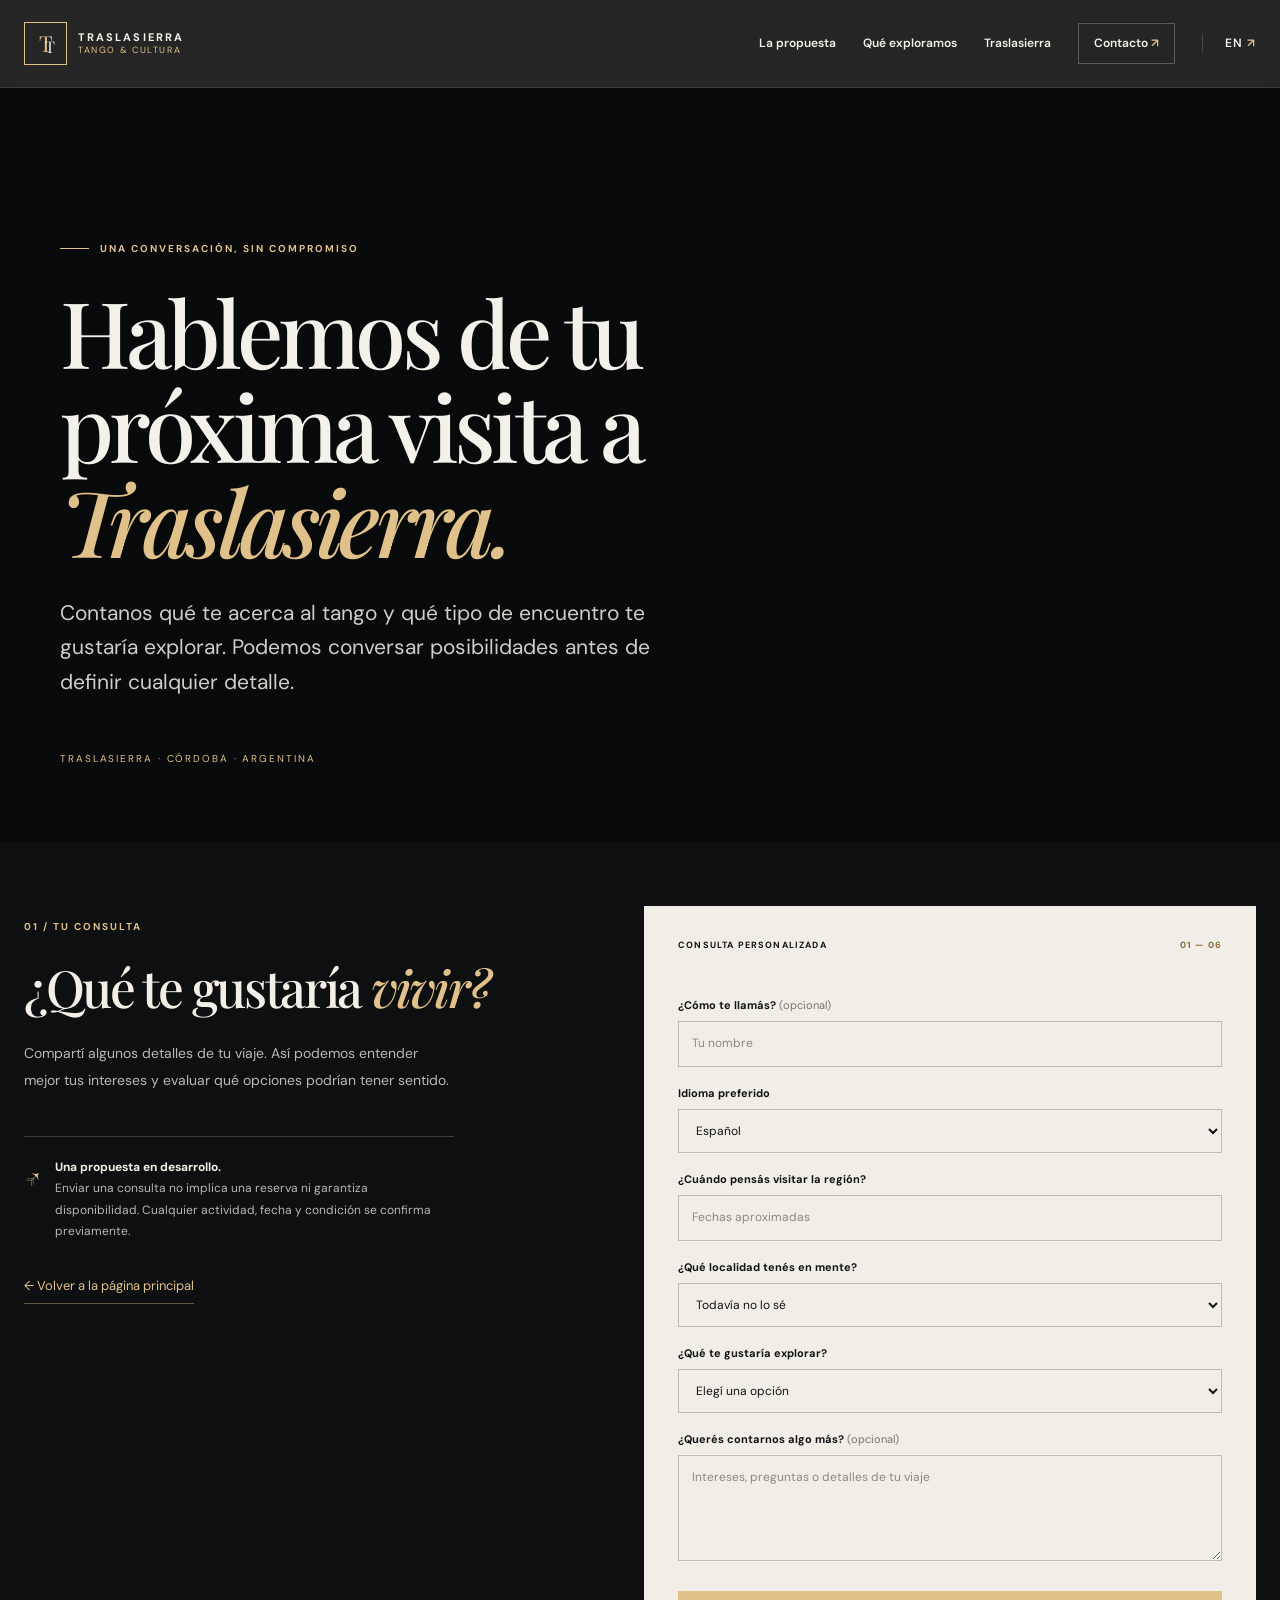
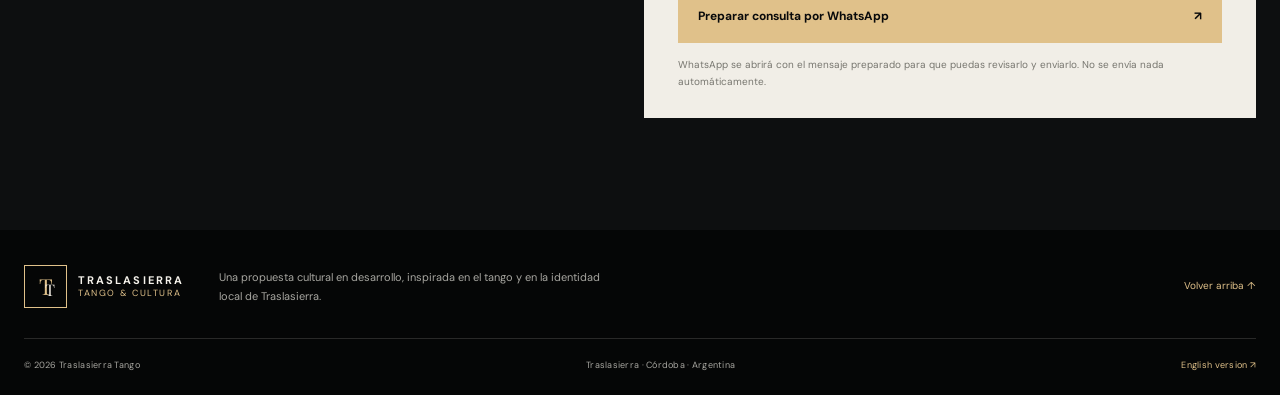
<file: contacto/index.html>
<!doctype html>
<html lang="es">
<head>
  <meta charset="utf-8">
  <meta name="viewport" content="width=device-width, initial-scale=1">
  <meta name="theme-color" content="#090a0b">
  <meta name="description" content="Contactá a Traslasierra Tango para conversar sobre una posible experiencia cultural vinculada al tango en Traslasierra, Córdoba.">
  <meta property="og:title" content="Contacto — Traslasierra Tango">
  <meta property="og:description" content="Contanos qué te interesa explorar durante tu visita a Traslasierra.">
  <meta property="og:type" content="website">
  <title>Contacto — Traslasierra Tango</title>
  <link rel="alternate" hreflang="es" href="https://marcorubino-dev.github.io/traslasierra-tango/contacto/">
  <link rel="alternate" hreflang="en" href="../en/contact/">
  <link rel="stylesheet" href="../assets/css/styles.css">
  <script src="../assets/js/config.js" defer></script>
  <script src="../assets/js/main.js" defer></script>
</head>
<body>
  <a class="skip-link" href="#contenido">Saltar al contenido</a>
  <header class="site-header">
    <div class="container nav-wrap">
      <a class="brand" href="../" aria-label="Traslasierra Tango, inicio">
        <span class="brand-mark" aria-hidden="true">T<span>T</span></span>
        <span class="brand-copy"><strong>TRASLASIERRA</strong><small>TANGO & CULTURA</small></span>
      </a>
      <button class="menu-toggle" type="button" aria-expanded="false" aria-controls="main-nav"><span class="sr-only">Abrir menú</span><span></span><span></span></button>
      <nav class="main-nav" id="main-nav" aria-label="Navegación principal">
        <a href="../#propuesta">La propuesta</a>
        <a href="../#experiencias">Qué exploramos</a>
        <a href="../#region">Traslasierra</a>
        <a class="nav-cta" href="./" aria-current="page">Contacto <span aria-hidden="true">↗</span></a>
        <a class="language-link" href="../en/contact/" lang="en" hreflang="en" aria-label="Read in English">EN <span aria-hidden="true">↗</span></a>
      </nav>
    </div>
  </header>
  <main id="contenido">
    <section class="contact-page-hero">
      <div class="container contact-page-hero-inner">
        <p class="eyebrow"><span class="eyebrow-line"></span> UNA CONVERSACIÓN, SIN COMPROMISO</p>
        <h1>Hablemos de tu próxima visita a <em>Traslasierra.</em></h1>
        <p>Contanos qué te acerca al tango y qué tipo de encuentro te gustaría explorar. Podemos conversar posibilidades antes de definir cualquier detalle.</p>
        <span class="contact-page-location">TRASLASIERRA · CÓRDOBA · ARGENTINA</span>
      </div>
    </section>
    <section class="contact section-pad contact-page-section" id="contacto">
      <div class="container contact-grid">
        <div class="contact-copy">
          <p class="eyebrow section-kicker">01 / TU CONSULTA</p>
          <h2>¿Qué te gustaría <em>vivir?</em></h2>
          <p>Compartí algunos detalles de tu viaje. Así podemos entender mejor tus intereses y evaluar qué opciones podrían tener sentido.</p>
          <div class="contact-aside"><span class="contact-aside-mark" aria-hidden="true">↗</span><p><strong>Una propuesta en desarrollo.</strong><br>Enviar una consulta no implica una reserva ni garantiza disponibilidad. Cualquier actividad, fecha y condición se confirma previamente.</p></div>
          <a class="contact-back-link" href="../">← Volver a la página principal</a>
        </div>
        <form class="contact-form" id="inquiry-form">
          <div class="form-heading"><span>CONSULTA PERSONALIZADA</span><span class="form-step">01 — 06</span></div>
          <label for="name">¿Cómo te llamás? <span>(opcional)</span></label>
          <input id="name" name="name" autocomplete="name" placeholder="Tu nombre">
          <label for="language">Idioma preferido</label>
          <select id="language" name="language" required><option value="Español">Español</option><option value="English">English</option></select>
          <label for="dates">¿Cuándo pensás visitar la región?</label>
          <input id="dates" name="dates" placeholder="Fechas aproximadas">
          <label for="location">¿Qué localidad tenés en mente?</label>
          <select id="location" name="location"><option value="Por definir">Todavía no lo sé</option><option>Villa Dolores</option><option>Villa de Las Rosas</option><option>Nono</option><option>Mina Clavero</option><option>Otra localidad</option></select>
          <label for="interest">¿Qué te gustaría explorar?</label>
          <select id="interest" name="interest" required><option value="" disabled selected>Elegí una opción</option><option>Milongas y tango social</option><option>Música e historia del tango</option><option>Un encuentro cultural privado</option><option>Tango y paisaje</option><option>Todavía estoy explorando</option></select>
          <label for="message">¿Querés contarnos algo más? <span>(opcional)</span></label>
          <textarea id="message" name="message" rows="4" placeholder="Intereses, preguntas o detalles de tu viaje"></textarea>
          <button class="button button-primary form-submit" type="submit">Preparar consulta por WhatsApp <span aria-hidden="true">↗</span></button>
          <p class="form-note" id="form-status" role="status">WhatsApp se abrirá con el mensaje preparado para que puedas revisarlo y enviarlo. No se envía nada automáticamente.</p>
        </form>
      </div>
    </section>
  </main>
  <footer class="site-footer">
    <div class="container footer-main">
      <a class="brand footer-brand" href="../"><span class="brand-mark" aria-hidden="true">T<span>T</span></span><span class="brand-copy"><strong>TRASLASIERRA</strong><small>TANGO & CULTURA</small></span></a>
      <p>Una propuesta cultural en desarrollo, inspirada en el tango y en la identidad local de Traslasierra.</p>
      <a class="footer-top" href="#contenido">Volver arriba ↑</a>
    </div>
    <div class="container footer-bottom"><span>© <span data-current-year></span> Traslasierra Tango</span><span>Traslasierra · Córdoba · Argentina</span><a href="../en/contact/" lang="en" hreflang="en">English version ↗</a></div>
  </footer>
</body>
</html>
</file>
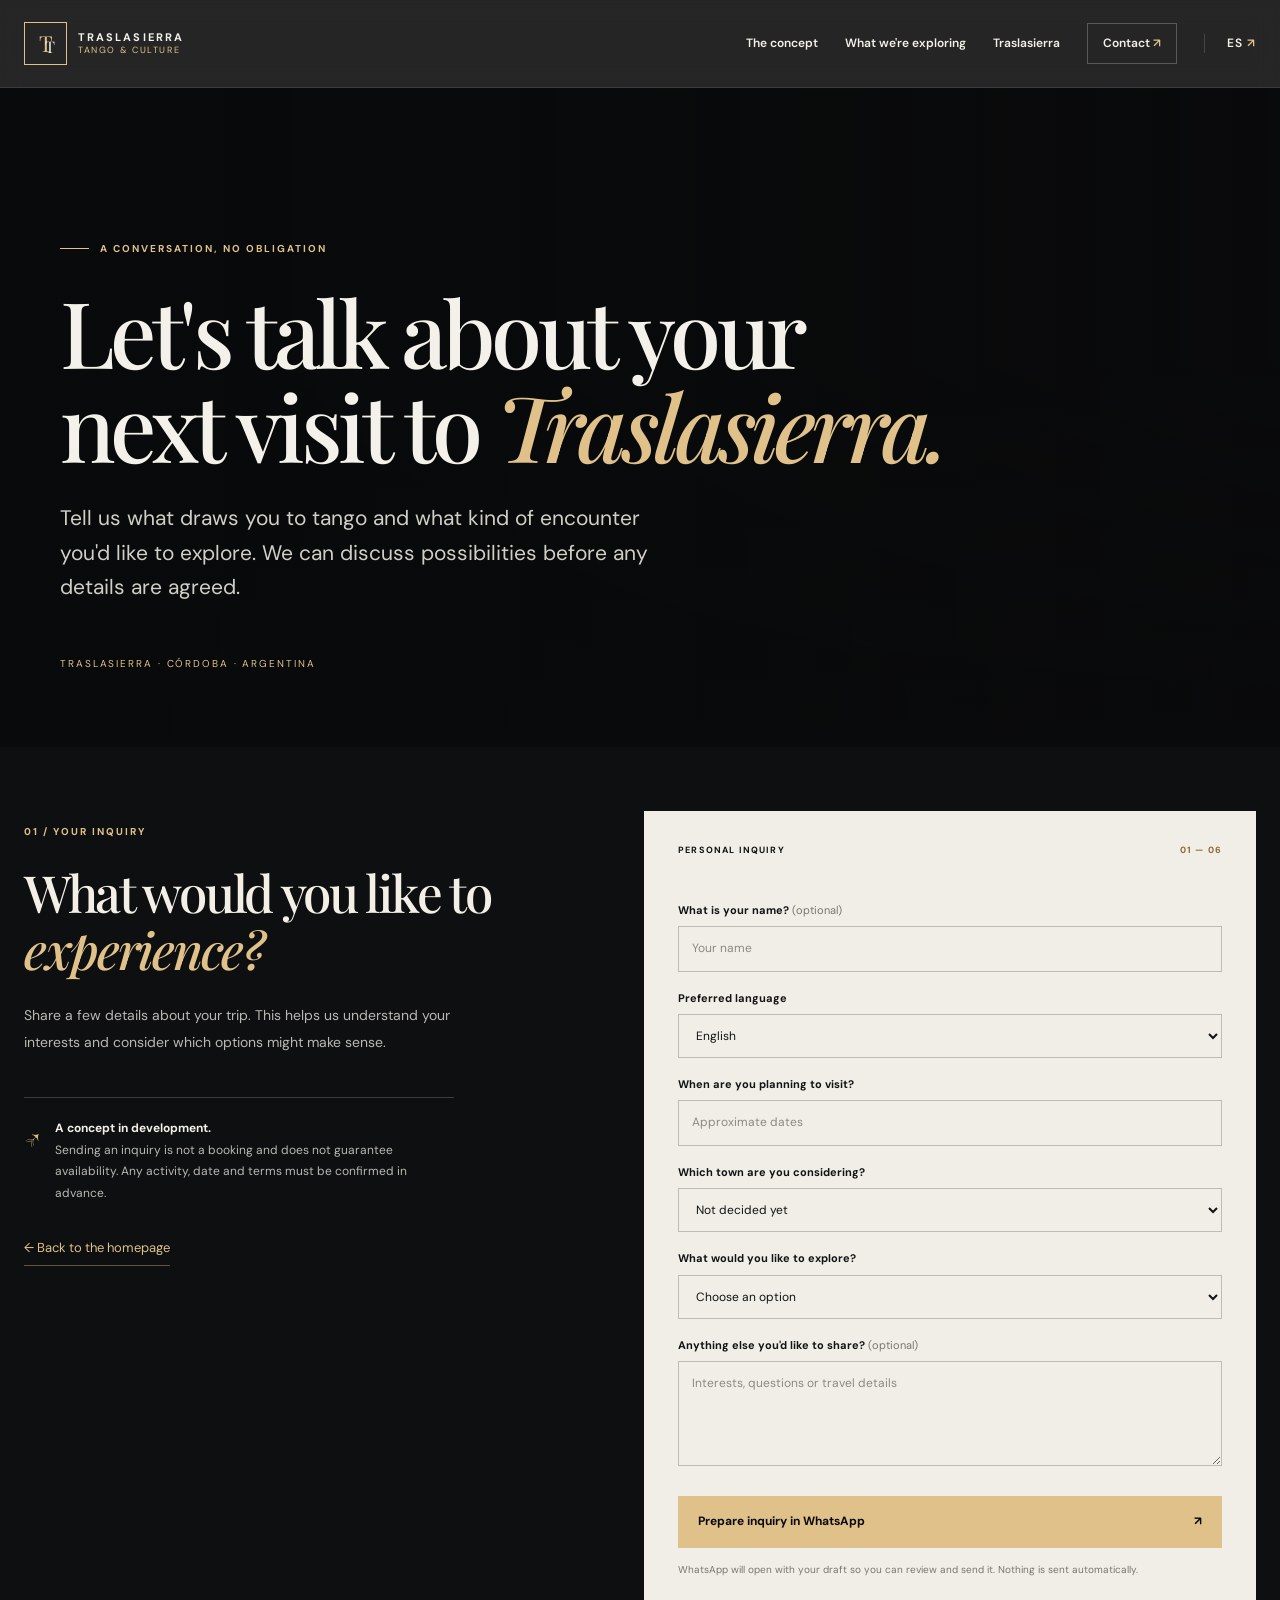
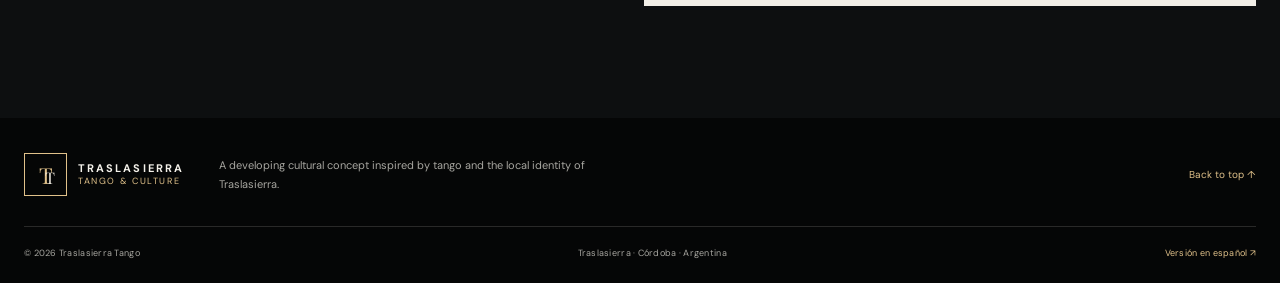
<file: en/contact/index.html>
<!doctype html>
<html lang="en">
<head>
  <meta charset="utf-8">
  <meta name="viewport" content="width=device-width, initial-scale=1">
  <meta name="theme-color" content="#090a0b">
  <meta name="description" content="Contact Traslasierra Tango to discuss a possible tango-inspired cultural experience in Traslasierra, Córdoba, Argentina.">
  <meta property="og:title" content="Contact — Traslasierra Tango">
  <meta property="og:description" content="Tell us what you would like to explore during your visit to Traslasierra.">
  <meta property="og:type" content="website">
  <title>Contact — Traslasierra Tango</title>
  <link rel="alternate" hreflang="es" href="../../contacto/">
  <link rel="alternate" hreflang="en" href="./">
  <link rel="stylesheet" href="../../assets/css/styles.css">
  <script src="../../assets/js/config.js" defer></script>
  <script src="../../assets/js/main.js" defer></script>
</head>
<body>
  <a class="skip-link" href="#content">Skip to content</a>
  <header class="site-header">
    <div class="container nav-wrap">
      <a class="brand" href="../../" aria-label="Traslasierra Tango, home">
        <span class="brand-mark" aria-hidden="true">T<span>T</span></span>
        <span class="brand-copy"><strong>TRASLASIERRA</strong><small>TANGO & CULTURE</small></span>
      </a>
      <button class="menu-toggle" type="button" aria-expanded="false" aria-controls="main-nav"><span class="sr-only">Open menu</span><span></span><span></span></button>
      <nav class="main-nav" id="main-nav" aria-label="Main navigation">
        <a href="../../#propuesta">The concept</a>
        <a href="../../#experiencias">What we're exploring</a>
        <a href="../../#region">Traslasierra</a>
        <a class="nav-cta" href="./" aria-current="page">Contact <span aria-hidden="true">↗</span></a>
        <a class="language-link" href="../../contacto/" lang="es" hreflang="es" aria-label="Leer en español">ES <span aria-hidden="true">↗</span></a>
      </nav>
    </div>
  </header>
  <main id="content">
    <section class="contact-page-hero">
      <div class="container contact-page-hero-inner">
        <p class="eyebrow"><span class="eyebrow-line"></span> A CONVERSATION, NO OBLIGATION</p>
        <h1>Let's talk about your next visit to <em>Traslasierra.</em></h1>
        <p>Tell us what draws you to tango and what kind of encounter you'd like to explore. We can discuss possibilities before any details are agreed.</p>
        <span class="contact-page-location">TRASLASIERRA · CÓRDOBA · ARGENTINA</span>
      </div>
    </section>
    <section class="contact section-pad contact-page-section" id="contact">
      <div class="container contact-grid">
        <div class="contact-copy">
          <p class="eyebrow section-kicker">01 / YOUR INQUIRY</p>
          <h2>What would you like to <em>experience?</em></h2>
          <p>Share a few details about your trip. This helps us understand your interests and consider which options might make sense.</p>
          <div class="contact-aside"><span class="contact-aside-mark" aria-hidden="true">↗</span><p><strong>A concept in development.</strong><br>Sending an inquiry is not a booking and does not guarantee availability. Any activity, date and terms must be confirmed in advance.</p></div>
          <a class="contact-back-link" href="../../">← Back to the homepage</a>
        </div>
        <form class="contact-form" id="inquiry-form">
          <div class="form-heading"><span>PERSONAL INQUIRY</span><span class="form-step">01 — 06</span></div>
          <label for="name">What is your name? <span>(optional)</span></label>
          <input id="name" name="name" autocomplete="name" placeholder="Your name">
          <label for="language">Preferred language</label>
          <select id="language" name="language" required><option value="English">English</option><option value="Español">Spanish</option></select>
          <label for="dates">When are you planning to visit?</label>
          <input id="dates" name="dates" placeholder="Approximate dates">
          <label for="location">Which town are you considering?</label>
          <select id="location" name="location"><option value="Not decided">Not decided yet</option><option>Villa Dolores</option><option>Villa de Las Rosas</option><option>Nono</option><option>Mina Clavero</option><option>Another town</option></select>
          <label for="interest">What would you like to explore?</label>
          <select id="interest" name="interest" required><option value="" disabled selected>Choose an option</option><option>Milongas and social tango</option><option>Tango music and history</option><option>A private cultural gathering</option><option>Tango and landscape</option><option>I'm still exploring</option></select>
          <label for="message">Anything else you'd like to share? <span>(optional)</span></label>
          <textarea id="message" name="message" rows="4" placeholder="Interests, questions or travel details"></textarea>
          <button class="button button-primary form-submit" type="submit">Prepare inquiry in WhatsApp <span aria-hidden="true">↗</span></button>
          <p class="form-note" id="form-status" role="status">WhatsApp will open with your draft so you can review and send it. Nothing is sent automatically.</p>
        </form>
      </div>
    </section>
  </main>
  <footer class="site-footer">
    <div class="container footer-main">
      <a class="brand footer-brand" href="../../"><span class="brand-mark" aria-hidden="true">T<span>T</span></span><span class="brand-copy"><strong>TRASLASIERRA</strong><small>TANGO & CULTURE</small></span></a>
      <p>A developing cultural concept inspired by tango and the local identity of Traslasierra.</p>
      <a class="footer-top" href="#content">Back to top ↑</a>
    </div>
    <div class="container footer-bottom"><span>© <span data-current-year></span> Traslasierra Tango</span><span>Traslasierra · Córdoba · Argentina</span><a href="../../contacto/" lang="es" hreflang="es">Versión en español ↗</a></div>
  </footer>
</body>
</html>
</file>
<file: assets/css/styles.css>
@import url('https://fonts.googleapis.com/css2?family=DM+Sans:wght@400;500;600;700&family=Playfair+Display:ital,wght@0,500;0,600;0,700;1,500;1,600&display=swap');

:root{--ink:#171b1f;--ink-soft:#252b2e;--paper:#f4efe6;--paper-deep:#e9e1d4;--terracotta:#a9674e;--terracotta-dark:#85513f;--gold:#c5a36a;--muted:#77766f;--line:rgba(23,27,31,.16);--serif:"Playfair Display",Georgia,serif;--sans:"DM Sans",Arial,sans-serif;--container:1160px}
*{box-sizing:border-box}
html{scroll-behavior:smooth;scroll-padding-top:90px}
body{margin:0;background:var(--paper);color:var(--ink);font-family:var(--sans);font-size:16px;line-height:1.65;-webkit-font-smoothing:antialiased}
a{color:inherit;text-decoration:none}
button,input,select,textarea{font:inherit}
button,a{-webkit-tap-highlight-color:transparent}
button:focus-visible,a:focus-visible,input:focus-visible,select:focus-visible,textarea:focus-visible{outline:3px solid var(--gold);outline-offset:4px}
::selection{background:var(--gold);color:var(--ink)}
.container{width:min(var(--container),calc(100% - 48px));margin-inline:auto}
.section-pad{padding:112px 0}
.skip-link{position:absolute;left:16px;top:-60px;background:var(--paper);padding:12px 16px;z-index:100}
.skip-link:focus{top:12px}
.sr-only{position:absolute;width:1px;height:1px;padding:0;margin:-1px;overflow:hidden;clip:rect(0,0,0,0);white-space:nowrap;border:0}
.site-header{height:88px;position:sticky;top:0;z-index:20;background:rgba(244,239,230,.95);backdrop-filter:blur(14px);border-bottom:1px solid rgba(23,27,31,.08)}
.nav-wrap{height:100%;display:flex;align-items:center;justify-content:space-between;gap:28px}
.brand{display:inline-flex;align-items:center;gap:11px;flex-shrink:0}
.brand-mark{width:43px;height:43px;display:grid;place-items:center;position:relative;border:1px solid var(--terracotta);color:var(--terracotta);font-family:var(--serif);font-size:22px;letter-spacing:-4px;padding-right:4px}
.brand-mark span{position:absolute;font-size:16px;left:20px;top:11px;color:var(--ink)}
.brand-copy{display:grid;gap:1px;line-height:1.2;letter-spacing:.13em}
.brand-copy strong{font-size:11px;font-weight:700}
.brand-copy small{font-size:9px;letter-spacing:.18em;color:var(--terracotta-dark)}
.main-nav{display:flex;align-items:center;gap:27px;font-size:12px;font-weight:600}
.main-nav>a:not(.nav-cta):hover,.footer-bottom a:hover{color:var(--terracotta-dark)}
.nav-cta{padding:10px 15px;border:1px solid var(--line);transition:background .2s,color .2s}
.nav-cta:hover{background:var(--ink);color:var(--paper)}
.nav-cta span,.language-link span{color:var(--terracotta)}
.language-link{border-left:1px solid var(--line);padding-left:22px;letter-spacing:.08em}
.menu-toggle{display:none}
.hero{padding-top:72px;padding-bottom:100px;background:var(--paper)}
.hero-grid{display:grid;grid-template-columns:1fr .88fr;align-items:center;gap:70px}
.hero-copy{padding:10px 0 16px}
.eyebrow{display:flex;align-items:center;gap:11px;font-size:10px;font-weight:700;letter-spacing:.2em;line-height:1.4;color:var(--terracotta-dark)}
.eyebrow-line{display:inline-block;width:29px;height:1px;background:var(--terracotta)}
h1,h2,h3,p{margin-top:0}
h1,h2{font-family:var(--serif);font-weight:500;letter-spacing:-.045em;line-height:1.1}
h1{font-size:clamp(48px,5.5vw,76px);margin:28px 0 22px;max-width:650px}
h1 em,h2 em{font-weight:500;color:var(--terracotta);display:inline}
.hero-lead{font-size:19px;line-height:1.55;max-width:490px;margin-bottom:14px}
.hero-detail{font-size:14px;color:#64645f;max-width:480px;line-height:1.8}
.hero-actions{display:flex;align-items:center;gap:24px;flex-wrap:wrap;margin-top:30px}
.button{display:inline-flex;align-items:center;justify-content:center;gap:24px;min-height:52px;padding:14px 19px;border:1px solid transparent;cursor:pointer;font-size:12px;font-weight:700;transition:transform .2s,background .2s,color .2s;border-radius:0}
.button:hover{transform:translateY(-2px)}
.button-primary{background:var(--ink);color:var(--paper)}
.button-primary:hover{background:var(--terracotta-dark)}
.text-link{display:inline-flex;align-items:center;gap:12px;font-size:12px;font-weight:700;border-bottom:1px solid var(--gold);padding-bottom:6px}
.text-link span{color:var(--terracotta)}
.micro-note{display:flex;align-items:center;gap:8px;margin-top:25px;font-size:10px;color:var(--muted);letter-spacing:.015em}
.status-dot{width:6px;height:6px;border-radius:50%;background:var(--terracotta);display:inline-block;flex-shrink:0}
.hero-visual{height:560px;position:relative;overflow:hidden;background:linear-gradient(160deg,#c7a06d 0%,#d7b78c 35%,#a9674e 70%,#252b2e 100%)}
.visual-sun{position:absolute;width:190px;height:190px;border-radius:50%;background:#f4dfb3;top:85px;right:85px;opacity:.78}
.mountain-art{position:absolute;bottom:-2px;left:0;width:100%;height:100%}
.visual-label,.visual-bottom{position:absolute;font-size:9px;letter-spacing:.18em;font-weight:700;color:rgba(23,27,31,.75)}
.visual-label-top{top:24px;left:25px}
.visual-bottom{bottom:22px;left:25px;color:rgba(244,239,230,.8)}
.visual-stamp{position:absolute;right:24px;bottom:70px;width:172px;height:172px;border:1px solid rgba(244,239,230,.75);border-radius:50%;display:flex;flex-direction:column;justify-content:center;align-items:center;text-align:center;color:var(--paper);transform:rotate(-8deg);background:rgba(23,27,31,.12);backdrop-filter:blur(2px)}
.visual-stamp span{font-size:10px;letter-spacing:.08em}
.visual-stamp strong{font-family:var(--serif);font-size:19px;font-weight:500;line-height:1.2;margin-top:7px}
.intro{background:var(--ink);color:var(--paper)}
.intro-grid{display:grid;grid-template-columns:.45fr 1fr;gap:65px}
.section-kicker{margin:6px 0 0;color:var(--terracotta)}
.intro .section-kicker{color:var(--gold)}
h2{font-size:clamp(36px,4vw,54px);margin-bottom:25px}
.intro-content{max-width:790px}
.intro-content h2{max-width:720px}
.intro-content h2 em{color:var(--gold)}
.large-copy{font-family:var(--serif);font-size:25px;line-height:1.45;max-width:700px;color:#e6d7c4}
.intro-content>p:last-child{max-width:680px;color:#c4c2ba;font-size:14px;line-height:1.9;margin-bottom:0}
.experiences{background:var(--paper)}
.section-heading{display:grid;grid-template-columns:.45fr 1fr;gap:65px;margin-bottom:46px}
.section-heading h2{max-width:720px;margin-bottom:15px}
.section-intro{max-width:660px;font-size:14px;color:#6c6b65;line-height:1.85;margin-bottom:0}
.experience-grid{display:grid;grid-template-columns:repeat(3,1fr);border-top:1px solid var(--line);border-bottom:1px solid var(--line)}
.experience-card{padding:28px 30px 30px 0;min-height:315px;position:relative}
.experience-card+.experience-card{padding-left:30px;border-left:1px solid var(--line)}
.card-number{font-size:10px;letter-spacing:.14em;color:var(--terracotta-dark);font-weight:700}
.card-symbol{height:94px;width:100%;display:flex;align-items:center;position:relative;color:var(--terracotta)}
.symbol-orbit:before,.symbol-orbit:after{content:"";position:absolute;width:60px;height:60px;border:1px solid var(--terracotta);border-radius:50%;left:7px;top:17px}
.symbol-orbit:after{width:86px;height:34px;left:-6px;top:30px;transform:rotate(-30deg);border-color:var(--gold)}
.symbol-orbit span{position:absolute;width:9px;height:9px;background:var(--terracotta);border-radius:50%;left:58px;top:19px}
.symbol-sound{font-family:var(--serif);font-size:48px;gap:6px}
.symbol-sound i{font-size:32px;color:var(--gold);font-style:normal;transform:translateY(-7px)}
.symbol-land:before{content:"";position:absolute;left:0;bottom:19px;width:115px;height:43px;border-top:1px solid var(--terracotta);border-radius:60% 50% 0 0;transform:rotate(-12deg)}
.symbol-land:after{content:"";position:absolute;left:13px;bottom:5px;width:126px;height:40px;border-top:1px solid var(--gold);border-radius:50% 70% 0 0;transform:rotate(8deg)}
.experience-card h3,.process-grid h3{font-family:var(--serif);font-size:24px;font-weight:500;line-height:1.25;margin:4px 0 13px}
.experience-card p{font-size:13px;color:#696963;line-height:1.85;max-width:300px;margin-bottom:21px}
.card-tag{font-size:9px;text-transform:uppercase;letter-spacing:.11em;color:var(--terracotta-dark);font-weight:700}
.region{background:var(--paper-deep)}
.region-grid{display:grid;grid-template-columns:1fr 1fr;gap:95px;align-items:center}
.region-art{height:420px;position:relative;overflow:hidden;background:linear-gradient(180deg,#c8a572 0%,#e0c39b 45%,#a9674e 100%)}
.region-circle{position:absolute;width:135px;height:135px;background:#f2dcb1;border-radius:50%;top:63px;left:calc(50% - 67px)}
.region-ridge{position:absolute;bottom:0;left:-8%;width:120%;height:63%;clip-path:polygon(0 65%,12% 43%,23% 51%,37% 15%,47% 39%,58% 0,70% 43%,82% 25%,100% 58%,100% 100%,0 100%)}
.ridge-one{background:#c5a36a;bottom:5%}
.ridge-two{background:#a9674e;bottom:-3%;transform:scaleX(-1);height:53%}
.ridge-three{background:#252b2e;bottom:-9%;height:35%;clip-path:polygon(0 44%,18% 12%,34% 48%,55% 20%,71% 52%,86% 29%,100% 47%,100% 100%,0 100%)}
.region-coordinates{position:absolute;bottom:21px;left:22px;font-size:9px;line-height:1.6;letter-spacing:.15em;font-weight:700;color:var(--paper)}
.region-copy h2{max-width:510px}
.region-copy>p:not(.eyebrow){font-size:14px;line-height:1.9;color:#66645d}
.region-copy .text-link{margin-top:15px}
.process{background:#e0d5c5}
.process .section-heading{margin-bottom:35px}
.process-grid{display:grid;grid-template-columns:repeat(3,1fr);border-top:1px solid rgba(23,27,31,.2)}
.process-grid article{padding:25px 28px 0 0}
.process-grid article+article{border-left:1px solid rgba(23,27,31,.2);padding-left:28px}
.process-grid article>span{font-size:11px;letter-spacing:.12em;color:var(--terracotta-dark);font-weight:700}
.process-grid h3{margin-top:17px}
.process-grid p{font-size:13px;line-height:1.85;color:#66645d;max-width:300px}
.contact{background:var(--ink);color:var(--paper)}
.contact-grid{display:grid;grid-template-columns:.85fr 1fr;gap:100px;align-items:start}
.contact-copy{padding-top:8px}
.contact-copy .section-kicker{color:var(--gold)}
.contact-copy h2{margin-top:25px;max-width:500px}
.contact-copy h2 em{color:var(--gold)}
.contact-copy>p:not(.eyebrow){font-size:14px;line-height:1.9;color:#c4c2ba;max-width:430px}
.contact-aside{display:flex;gap:15px;margin-top:42px;padding-top:20px;border-top:1px solid rgba(244,239,230,.2);max-width:430px}
.contact-aside-mark{font-family:var(--serif);font-size:24px;color:var(--gold)}
.contact-aside p{font-size:12px;line-height:1.8;color:#c4c2ba;margin:0}
.contact-aside strong{color:var(--paper)}
.contact-form{background:var(--paper);color:var(--ink);padding:32px 34px 28px}
.form-heading{display:flex;justify-content:space-between;gap:12px;border-bottom:1px solid var(--line);padding-bottom:18px;margin-bottom:24px;font-size:9px;letter-spacing:.13em;font-weight:700}
.form-step{color:var(--terracotta-dark)}
.contact-form label{display:block;font-size:11px;font-weight:700;margin:17px 0 7px}
.contact-form label span{font-weight:400;color:#77766f}
.contact-form input,.contact-form select,.contact-form textarea{width:100%;border:1px solid rgba(23,27,31,.18);background:transparent;border-radius:0;padding:12px 13px;color:var(--ink);font-size:12px}
.contact-form input::placeholder,.contact-form textarea::placeholder{color:#8b8982}
.contact-form textarea{resize:vertical;min-height:82px}
.contact-form select{appearance:auto}
.form-submit{width:100%;margin-top:22px;justify-content:space-between;text-align:left}
.form-note{font-size:10px;line-height:1.7;color:#77766f;margin:13px 0 0}
.form-note.is-error{color:#9b3c2f;font-weight:600}
.site-footer{background:#111416;color:var(--paper);padding:35px 0 22px}
.footer-main{display:grid;grid-template-columns:auto 1fr auto;align-items:center;gap:35px;padding-bottom:30px;border-bottom:1px solid rgba(244,239,230,.15)}
.footer-brand .brand-copy strong{color:var(--paper)}
.footer-brand .brand-copy small{color:var(--gold)}
.footer-brand .brand-mark{border-color:var(--gold);color:var(--gold)}
.footer-brand .brand-mark span{color:var(--paper)}
.footer-main>p{max-width:400px;color:#aaa9a2;font-size:11px;line-height:1.7;margin:0}
.footer-top{font-size:10px;color:var(--gold);white-space:nowrap}
.footer-bottom{display:flex;justify-content:space-between;gap:20px;flex-wrap:wrap;padding-top:19px;font-size:9px;color:#9b9b94;letter-spacing:.03em}
.footer-bottom a{color:var(--gold)}
@media(max-width:1000px){.hero-grid{gap:38px}.hero-visual{height:500px}.main-nav{gap:16px}.contact-grid{gap:55px}.region-grid{gap:55px}.intro-grid,.section-heading{gap:40px}}
@media(max-width:760px){.container{width:min(100% - 36px,var(--container))}.section-pad{padding:76px 0}.site-header{height:74px}.brand-mark{width:38px;height:38px}.brand-copy strong{font-size:10px}.brand-copy small{font-size:8px}.menu-toggle{display:flex;flex-direction:column;gap:5px;justify-content:center;align-items:center;width:42px;height:42px;border:1px solid var(--line);background:transparent;cursor:pointer}.menu-toggle span:not(.sr-only){width:17px;height:1px;background:var(--ink);display:block}.main-nav{display:none;position:absolute;top:73px;left:0;right:0;background:var(--paper);padding:22px 24px 26px;border-bottom:1px solid var(--line);flex-direction:column;align-items:stretch;gap:0}.main-nav.is-open{display:flex}.main-nav>a{padding:13px 0;border-bottom:1px solid var(--line)}.main-nav .nav-cta{margin-top:12px;padding:12px;border:1px solid var(--line);text-align:center}.main-nav .language-link{border-left:0;padding-left:0;border-bottom:0}.hero{padding-top:52px;padding-bottom:70px}.hero-grid{grid-template-columns:1fr;gap:40px}.hero-copy{padding:0}.hero h1{font-size:clamp(46px,12vw,66px);margin-top:22px}.hero-lead{font-size:17px}.hero-visual{height:420px}.visual-sun{width:145px;height:145px;top:65px;right:45px}.visual-stamp{width:145px;height:145px;right:16px;bottom:54px}.visual-stamp strong{font-size:17px}.intro-grid,.section-heading{grid-template-columns:1fr;gap:24px}.intro-grid{gap:28px}.section-kicker{margin-top:0}.large-copy{font-size:22px}.experience-grid{grid-template-columns:1fr}.experience-card,.experience-card+.experience-card{padding:25px 0 28px;min-height:0;border-left:0}.experience-card+.experience-card{border-top:1px solid var(--line)}.card-symbol{height:78px}.experience-card p{max-width:500px}.region-grid{grid-template-columns:1fr;gap:38px}.region-art{height:330px;order:2}.region-copy{order:1}.process-grid{grid-template-columns:1fr}.process-grid article,.process-grid article+article{padding:22px 0 5px;border-left:0}.process-grid article+article{border-top:1px solid rgba(23,27,31,.2)}.process-grid h3{margin-top:10px}.contact-grid{grid-template-columns:1fr;gap:35px}.contact-aside{margin-top:27px}.contact-form{padding:25px 21px}.footer-main{grid-template-columns:1fr auto;gap:20px}.footer-main>p{grid-column:1/-1;grid-row:2}.footer-top{grid-column:2;grid-row:1}.footer-bottom{gap:10px}.footer-bottom span:nth-child(2){order:3;width:100%}}
@media(max-width:420px){.container{width:calc(100% - 30px)}.hero-actions{align-items:flex-start;flex-direction:column;gap:17px}.hero-visual{height:365px}.visual-stamp{width:126px;height:126px}.visual-stamp strong{font-size:15px}.visual-label-top{top:17px;left:17px}.visual-bottom{left:17px;bottom:16px;font-size:8px}.contact-form{padding:22px 16px}.form-heading{font-size:8px}}
@media(prefers-reduced-motion:reduce){html{scroll-behavior:auto}*,*::before,*::after{transition:none!important;animation:none!important}}


/* Cinematic dark redesign */
:root{--ink:#090a0b;--ink-soft:#111315;--paper:#f4efe6;--paper-deep:#141516;--terracotta:#c5a36a;--terracotta-dark:#d2b47c;--gold:#e0c18a;--muted:#9b9a95;--line:rgba(245,241,232,.16);--serif:"Playfair Display",Georgia,serif;--sans:"DM Sans",Arial,sans-serif;--container:1240px}
body{background:var(--paper);color:#f4f1ea}
.site-header{background:rgba(9,10,11,.88);border-bottom-color:rgba(245,241,232,.1)}
.brand-mark{border-color:var(--gold);color:var(--gold)}
.brand-mark span{color:#f4f1ea}
.brand-copy small,.nav-cta span,.language-link span,.text-link span{color:var(--gold)}
.main-nav>a:not(.nav-cta):hover,.footer-bottom a:hover{color:var(--gold)}
.nav-cta{border-color:rgba(245,241,232,.25)}
.nav-cta:hover{background:var(--gold);color:#090a0b}
.language-link{border-left-color:var(--line)}
.hero{position:relative;isolation:isolate;min-height:calc(100svh - 88px);padding:72px 0 80px;background:#090a0b;overflow:hidden;display:flex;align-items:center}
.hero:before{content:"";position:absolute;inset:0 0 0 32%;z-index:-1;background:linear-gradient(90deg,#090a0b 0%,rgba(9,10,11,.93) 12%,rgba(9,10,11,.52) 46%,rgba(9,10,11,.18) 100%),linear-gradient(0deg,#090a0b 0%,transparent 34%,rgba(9,10,11,.15) 100%),url("https://images.unsplash.com/photo-1576542062543-b11118d96d53?auto=format&fit=crop&w=2000&q=85") center 45%/cover no-repeat;opacity:.88}
.hero-grid{grid-template-columns:minmax(0,1.05fr) minmax(0,.75fr);gap:5vw;width:min(var(--container),calc(100% - 64px))}
.hero-copy{position:relative;z-index:2;max-width:690px}
.eyebrow,.section-kicker{color:var(--gold)}
.eyebrow-line{background:var(--gold)}
h1{font-size:clamp(54px,7vw,100px);letter-spacing:-.055em;line-height:1.01;margin:30px 0 26px}
h1 em,h2 em{color:var(--gold)}
.hero-lead{font-size:clamp(18px,1.8vw,22px);max-width:520px;color:#f0eee8}
.hero-detail{color:#c1c0ba;max-width:480px}
.button-primary{background:var(--gold);color:#090a0b}
.button-primary:hover{background:#f0d8a8;color:#090a0b}
.text-link{border-bottom-color:var(--gold)}
.micro-note{color:#b3b1aa}
.status-dot{background:var(--gold)}
.hero-visual{height:min(70vh,680px);min-height:480px;background:transparent;overflow:hidden;mask-image:linear-gradient(90deg,transparent 0%,#000 20%,#000 100%);-webkit-mask-image:linear-gradient(90deg,transparent 0%,#000 20%,#000 100%)}
.hero-visual:before{content:"";position:absolute;inset:0;background:linear-gradient(0deg,#090a0b 0%,transparent 26%,transparent 76%,rgba(9,10,11,.28) 100%);z-index:1}
.mountain-art,.visual-sun{display:none}
.visual-label,.visual-bottom{color:rgba(244,241,234,.82);z-index:2}
.visual-stamp{border-color:rgba(224,193,138,.7);color:#f4f1ea;background:rgba(9,10,11,.26);z-index:2}
.intro,.contact{background:#0d0f10}
.intro-content h2 em,.contact-copy h2 em{color:var(--gold)}
.large-copy{color:#e5d8bf}
.intro-content>p:last-child,.contact-copy>p:not(.eyebrow),.contact-aside p{color:#b9b8b2}
.experiences,.process{background:#111314;color:#f4f1ea}
.section-intro,.experience-card p,.process-grid p,.region-copy>p:not(.eyebrow){color:#b8b7b1}
.experience-grid,.experience-card+.experience-card,.process-grid,.process-grid article+article{border-color:rgba(245,241,232,.17)}
.card-number,.process-grid article>span{color:var(--gold)}
.card-tag{color:#d8c9aa;border-color:rgba(224,193,138,.3)}
.card-symbol{color:var(--gold)}
.region{background:#090a0b}
.region-grid{grid-template-columns:1.05fr .9fr;gap:8vw;align-items:center}
.region-art{height:600px;position:relative;overflow:hidden;background:linear-gradient(0deg,rgba(9,10,11,.78),rgba(9,10,11,.05) 65%),url("https://images.unsplash.com/photo-1464822759023-fed622ff2c3b?auto=format&fit=crop&w=1400&q=85") center/cover no-repeat}
.region-art:after{content:"";position:absolute;inset:0;box-shadow:inset 0 0 100px 25px rgba(9,10,11,.5);pointer-events:none}
.region-circle,.region-ridge{display:none}
.region-coordinates{z-index:2;left:28px;bottom:26px;color:#f4f1ea;text-shadow:0 1px 8px #000}
.region-copy h2{font-size:clamp(40px,4.6vw,64px)}
.region-copy>p:not(.eyebrow){color:#b8b7b1}
.process{background:#141617}
.contact-form{background:#f1eee7;color:#111314}
.contact-form input,.contact-form select,.contact-form textarea{border-color:rgba(9,10,11,.22);color:#111314}
.contact-form input:focus,.contact-form select:focus,.contact-form textarea:focus{outline-color:#b18d50}
.form-step{color:#8a6a36}
.site-footer{background:#050606}
.footer-brand .brand-copy strong{color:#f4f1ea}
.footer-brand .brand-copy small,.footer-brand .brand-mark{color:var(--gold)}
.footer-brand .brand-mark{border-color:var(--gold)}
.footer-main>p,.footer-bottom{color:#a7a6a0}
.footer-top,.footer-bottom a{color:var(--gold)}
::selection{background:var(--gold);color:#090a0b}
@media(max-width:1000px){.hero-grid{gap:25px}.hero-visual{height:520px;min-height:420px}.region-art{height:470px}}
@media(max-width:760px){.site-header{background:rgba(9,10,11,.96)}.brand-copy strong{color:#f4f1ea}.menu-toggle{border-color:rgba(245,241,232,.24)}.menu-toggle span:not(.sr-only){background:#f4f1ea}.main-nav{background:#0b0c0d;border-bottom-color:var(--line)}.main-nav>a{border-bottom-color:var(--line)}.hero{min-height:0;padding:72px 0 56px}.hero:before{inset:0;background:linear-gradient(90deg,rgba(9,10,11,.9),rgba(9,10,11,.45)),linear-gradient(0deg,#090a0b 0%,transparent 60%),url("https://images.unsplash.com/photo-1576542062543-b11118d96d53?auto=format&fit=crop&w=1200&q=80") center/cover no-repeat;opacity:.68}.hero-grid{width:min(var(--container),calc(100% - 36px));grid-template-columns:1fr;gap:24px}.hero-copy{padding:24px 0 0}.hero h1{font-size:clamp(49px,12vw,78px)}.hero-visual{height:180px;min-height:180px;mask-image:linear-gradient(180deg,transparent 0%,#000 28%,#000 100%);-webkit-mask-image:linear-gradient(180deg,transparent 0%,#000 28%,#000 100%)}.visual-stamp{width:118px;height:118px;right:12px;bottom:26px}.visual-stamp strong{font-size:14px}.visual-label-top{top:10px;left:14px}.visual-bottom{left:14px;bottom:10px;font-size:8px}.region-grid{grid-template-columns:1fr;gap:32px}.region-art{height:380px;order:2}.region-copy{order:1}.contact-form{background:#f1eee7}.contact-form label{color:#111314}}
@media(max-width:420px){.hero{padding-top:52px}.hero-actions{align-items:flex-start;flex-direction:column}.hero-visual{height:150px;min-height:150px}.region-art{height:300px}}


/* Editorial photo journal */
.visual-journal{background:#0d0f10;color:#f4f1ea}
.journal-heading{margin-bottom:44px}
.journal-heading h2{max-width:760px}
.journal-grid{display:grid;grid-template-columns:1.15fr .85fr;grid-template-rows:260px 260px;gap:18px}
.journal-photo{position:relative;min-width:0;min-height:0;margin:0;overflow:hidden;background:#17191a}
.journal-photo-main{grid-row:1 / span 2}
.journal-photo img{width:100%;height:100%;display:block;object-fit:cover;filter:brightness(.82) saturate(.78);transition:transform .7s cubic-bezier(.2,.7,.2,1),filter .5s}
.journal-photo:hover img{transform:scale(1.035);filter:brightness(.94) saturate(.92)}
.journal-photo:after{content:"";position:absolute;inset:0;background:linear-gradient(0deg,rgba(5,6,6,.94) 0%,rgba(5,6,6,.3) 30%,transparent 70%);pointer-events:none}
.journal-photo figcaption{position:absolute;z-index:1;left:24px;right:24px;bottom:22px;display:flex;flex-direction:column;gap:7px}
.journal-photo figcaption span{font-size:9px;letter-spacing:.18em;font-weight:700;color:var(--gold)}
.journal-photo figcaption a{width:fit-content;font-family:var(--serif);font-size:clamp(18px,2vw,25px);color:#f4f1ea}
.journal-photo figcaption a:hover{color:var(--gold)}
.journal-photo-landscape img{object-position:center 48%}
.journal-photo-detail img{object-position:center 55%}
.region-art{background-image:linear-gradient(0deg,rgba(9,10,11,.78),rgba(9,10,11,.05) 65%),url("https://images.unsplash.com/photo-1708202410502-e1faa3bccf3c?auto=format&fit=crop&w=1400&q=85")}
@media(max-width:760px){.journal-grid{grid-template-columns:1fr 1fr;grid-template-rows:310px 230px;gap:12px}.journal-photo-main{grid-column:1/-1;grid-row:auto}.journal-photo-landscape,.journal-photo-detail{grid-row:auto}.journal-photo figcaption{left:14px;right:12px;bottom:14px}.journal-photo figcaption a{font-size:17px}.journal-photo figcaption span{font-size:8px}}
@media(max-width:420px){.journal-grid{grid-template-columns:1fr;grid-template-rows:300px 230px 230px}.journal-photo-main{grid-column:auto}.journal-photo figcaption a{font-size:20px}}


/* Dedicated contact pages */
.contact-page-hero{position:relative;isolation:isolate;overflow:hidden;padding:clamp(88px,12vw,160px) 0 72px;background:#090a0b}
.contact-page-hero:before{content:"";position:absolute;inset:0;z-index:-1;background:linear-gradient(90deg,#090a0b 0%,rgba(9,10,11,.83) 40%,rgba(9,10,11,.4) 100%),linear-gradient(0deg,#090a0b 0%,transparent 58%),url("https://images.unsplash.com/photo-1576542062543-b11118d96d53?auto=format&fit=crop&w=1800&q=85") center 42%/cover no-repeat;opacity:.7}
.contact-page-hero-inner{max-width:1160px}
.contact-page-hero h1{max-width:900px;font-size:clamp(48px,7.5vw,92px);line-height:1.03;letter-spacing:-.05em;margin:28px 0}
.contact-page-hero h1 em{color:var(--gold)}
.contact-page-hero-inner>p:not(.eyebrow){max-width:600px;color:#d0cec7;font-size:clamp(17px,2vw,21px)}
.contact-page-location{display:inline-block;margin-top:30px;font-size:10px;letter-spacing:.19em;color:var(--gold)}
.contact-page-section{padding-top:64px}
.contact-page-section .contact-grid{align-items:start}
.contact-back-link{display:inline-block;margin-top:32px;color:var(--gold);font-size:13px;border-bottom:1px solid rgba(224,193,138,.4);padding-bottom:7px}
.contact-back-link:hover{color:#f4f1ea}
@media(max-width:760px){.contact-page-hero{padding:78px 0 54px}.contact-page-hero h1{font-size:clamp(46px,11vw,68px)}.contact-page-section{padding-top:44px}}
</file>
